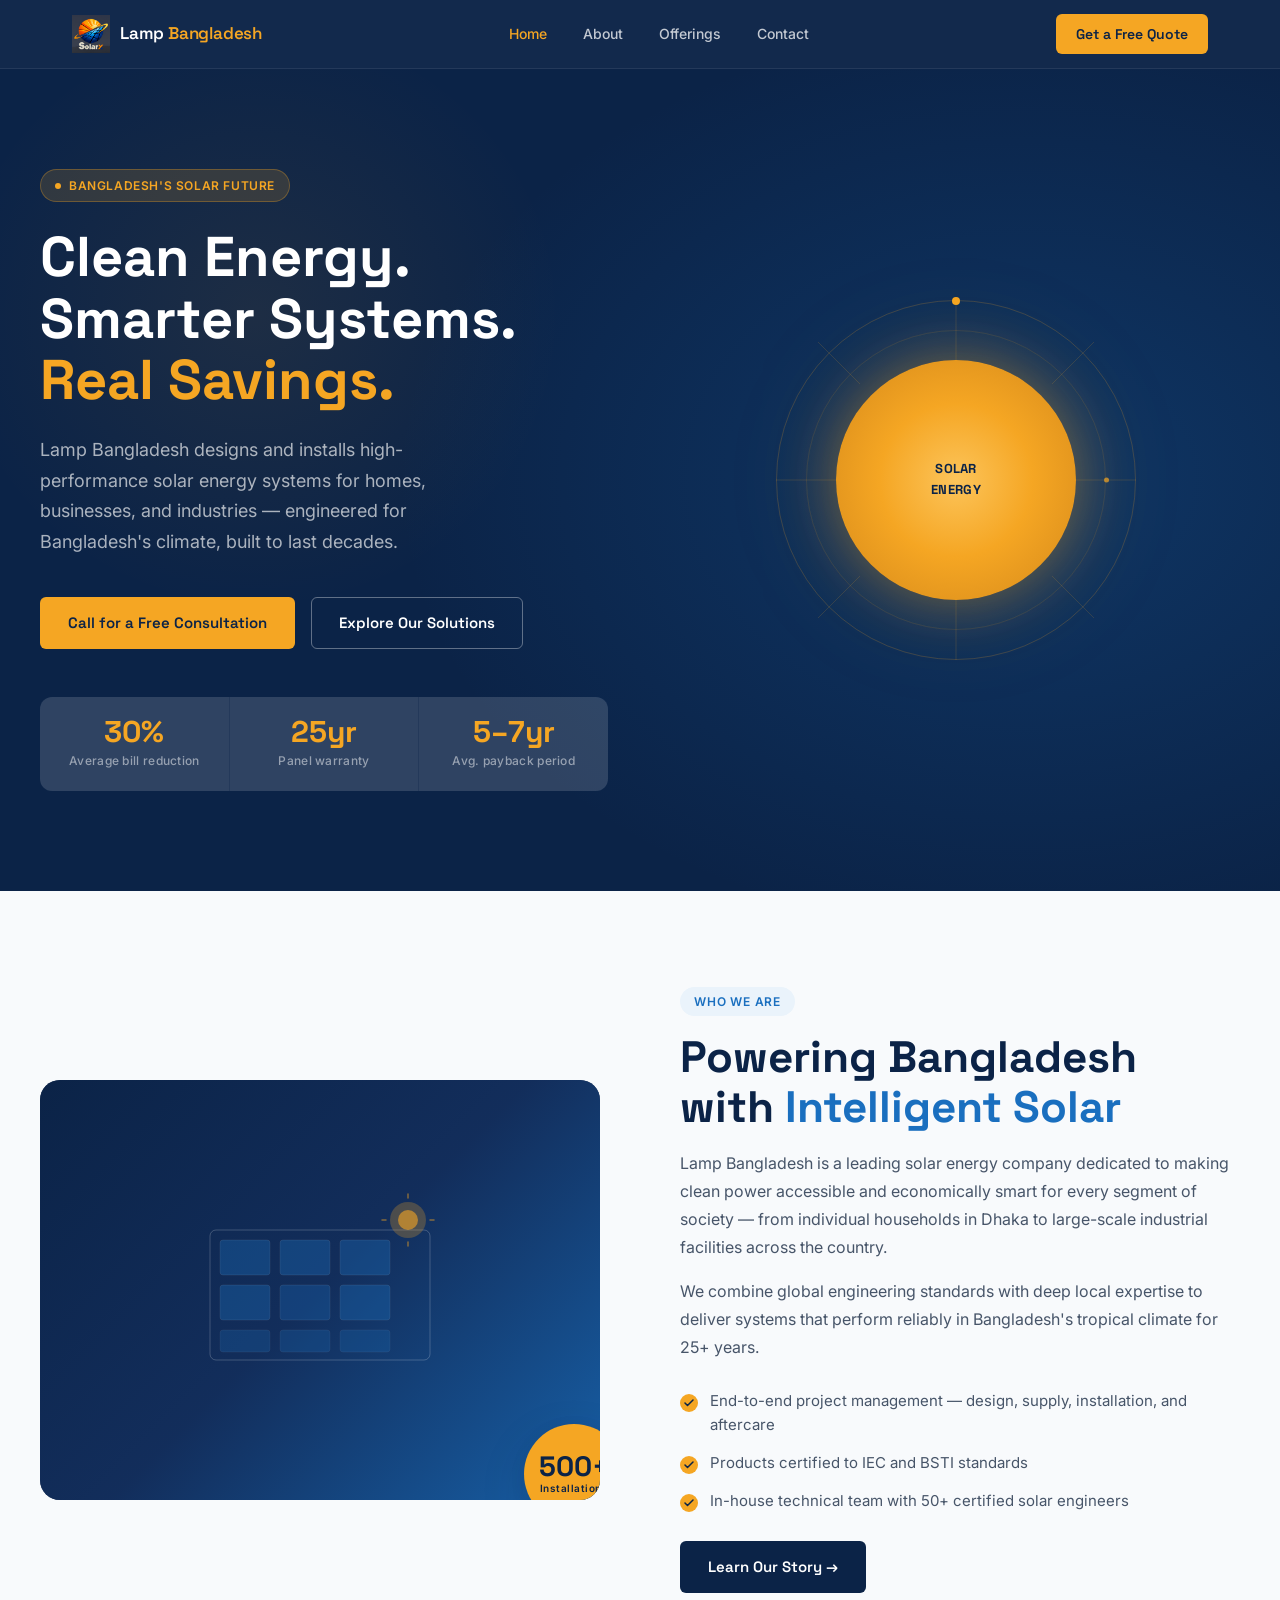
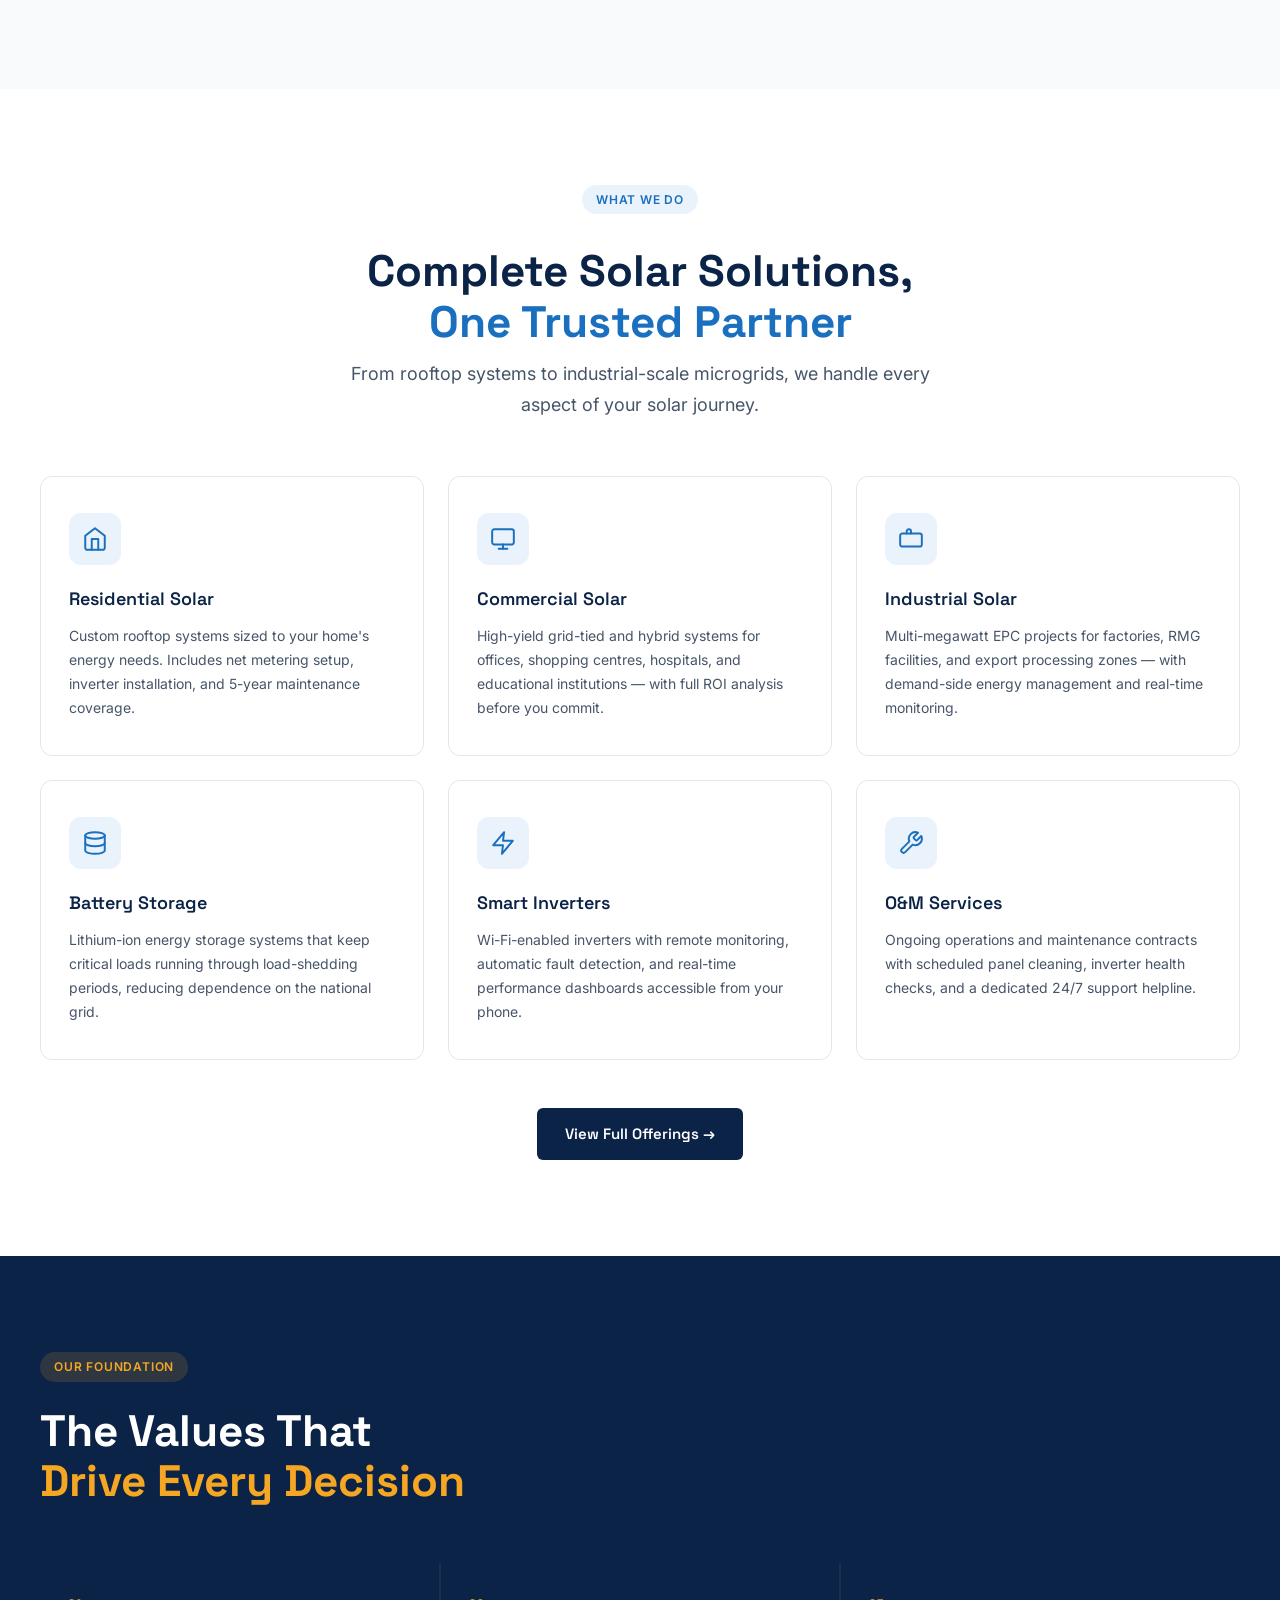
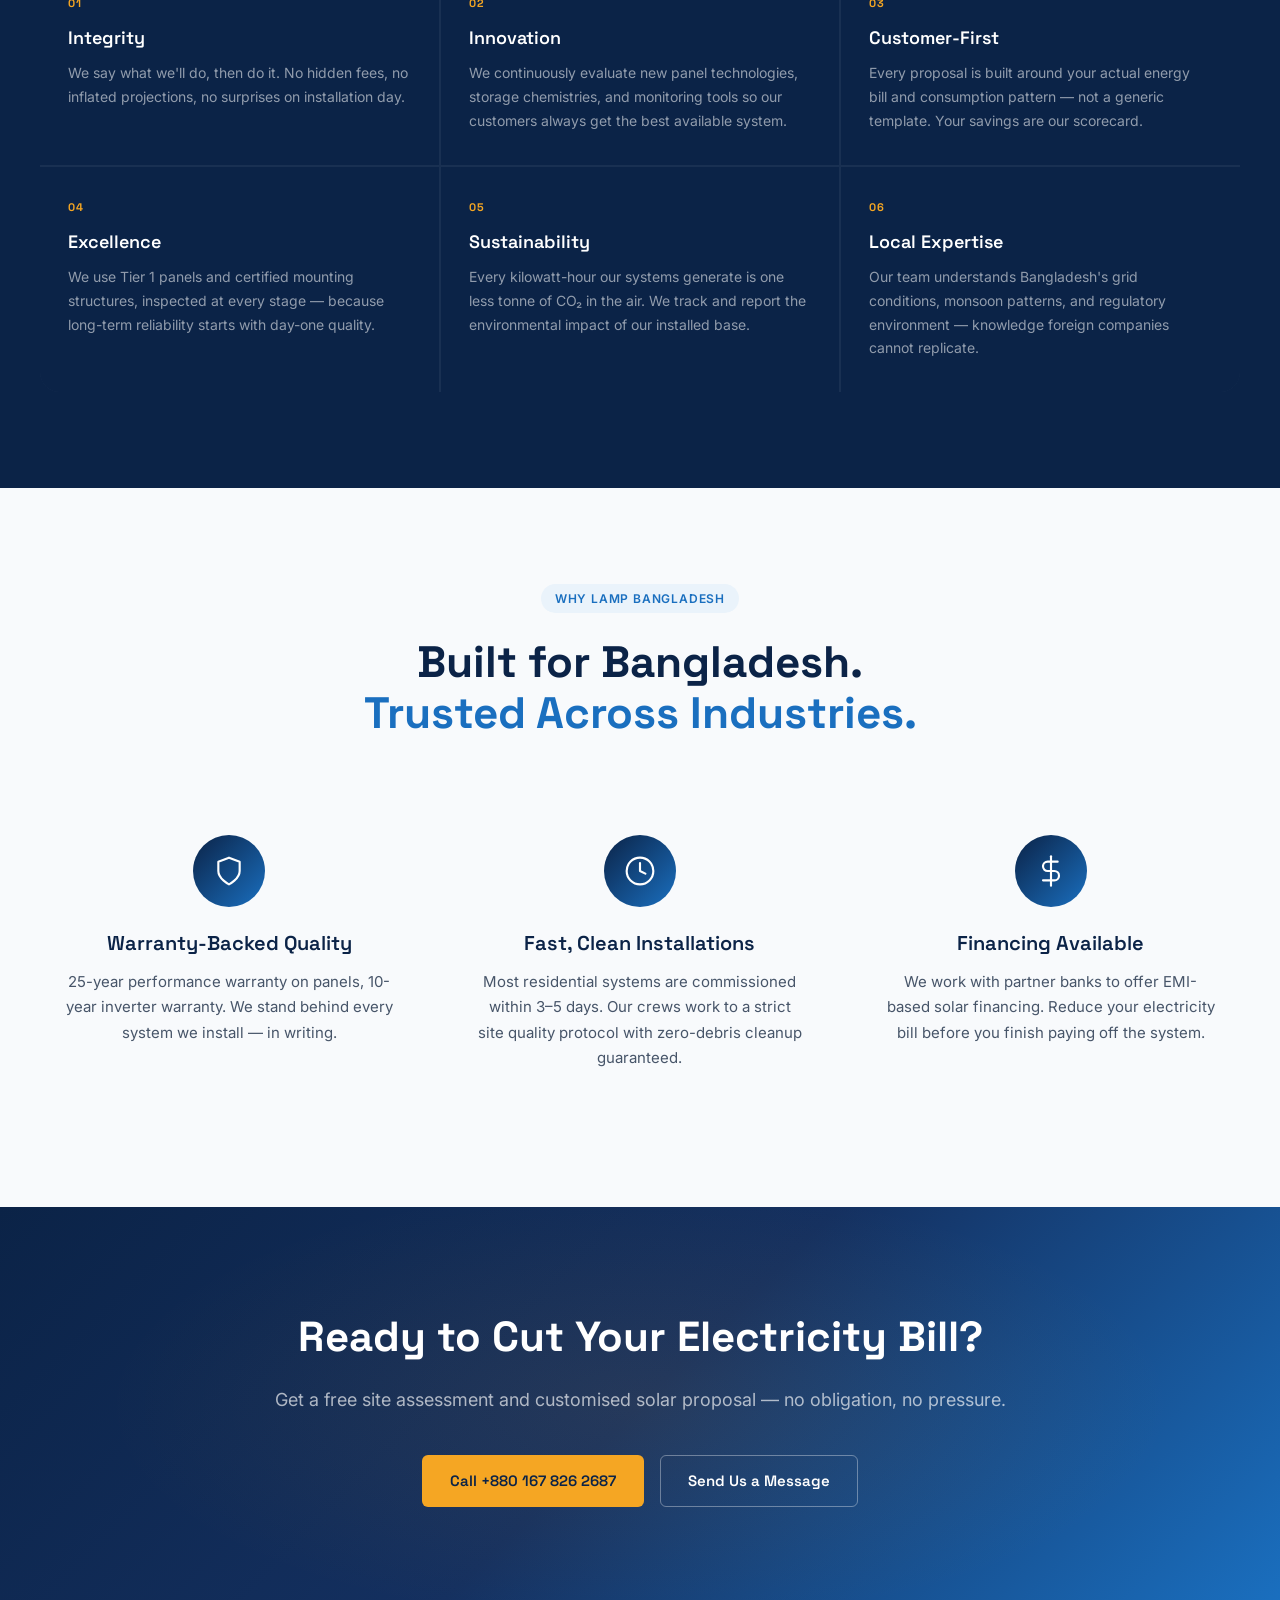
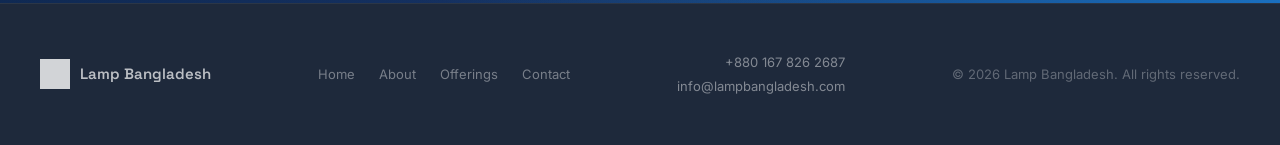
<file: index.html>
<!DOCTYPE html>
<html lang="en">
<head>
<meta charset="UTF-8"/>
<meta name="viewport" content="width=device-width, initial-scale=1.0"/>
<title>Lamp Bangladesh — Solar Energy Solutions</title>
<meta name="description" content="Lamp Bangladesh designs and installs high-performance solar energy systems for homes, businesses, and industries across Bangladesh."/>
<link rel="icon" type="image/png" href="assets/images/logo.png"/>
<link rel="preconnect" href="https://fonts.googleapis.com"/>
<link href="https://fonts.googleapis.com/css2?family=Space+Grotesk:wght@400;500;600;700&family=Inter:wght@400;500;600&display=swap" rel="stylesheet"/>
<link rel="stylesheet" href="assets/css/style.css"/>
</head>
<body>

<!-- NAV -->
<nav>
  <div class="nav-inner">
    <a class="nav-logo" href="index.html">
      <img class="logo-img" src="assets/images/logo.png" alt="Lamp Bangladesh"
           onerror="this.style.display='none';this.nextElementSibling.style.display='flex'"/>
      <div class="logo-mark" style="display:none">L</div>
      <div class="logo-text">Lamp <span>Bangladesh</span></div>
    </a>
    <div class="nav-links">
      <a href="index.html">Home</a>
      <a href="about.html">About</a>
      <a href="offerings.html">Offerings</a>
      <a href="contact.html">Contact</a>
    </div>
    <a class="nav-cta" href="contact.html">Get a Free Quote</a>
    <button class="hamburger" id="ham-btn" aria-label="Open menu">
      <span></span><span></span><span></span>
    </button>
  </div>
</nav>
<div class="mobile-menu" id="mobile-menu">
  <a href="index.html">Home</a>
  <a href="about.html">About</a>
  <a href="offerings.html">Offerings</a>
  <a href="contact.html">Contact</a>
  <a class="mobile-cta" href="contact.html">Get a Free Quote</a>
</div>

<!-- HERO -->
<section class="hero">
  <div class="hero-grid">
    <div class="hero-content">
      <div class="hero-tag">Bangladesh's Solar Future</div>
      <h1 class="hero-headline">
        Clean Energy.<br/>Smarter Systems.<br/><em>Real Savings.</em>
      </h1>
      <p class="hero-sub">Lamp Bangladesh designs and installs high-performance solar energy systems for homes, businesses, and industries — engineered for Bangladesh's climate, built to last decades.</p>
      <div class="hero-actions">
        <a class="btn-primary" href="tel:+8801678262687">Call for a Free Consultation</a>
        <a class="btn-secondary" href="offerings.html">Explore Our Solutions</a>
      </div>
      <div class="hero-stats">
        <div class="stat-cell">
          <div class="stat-number">30%</div>
          <div class="stat-label">Average bill reduction</div>
        </div>
        <div class="stat-cell">
          <div class="stat-number">25yr</div>
          <div class="stat-label">Panel warranty</div>
        </div>
        <div class="stat-cell">
          <div class="stat-number">5–7yr</div>
          <div class="stat-label">Avg. payback period</div>
        </div>
      </div>
    </div>
    <div class="hero-visual">
      <div class="sun-container">
        <div class="sun-ring"></div>
        <div class="sun-ring-2"></div>
        <div class="sun-core">
          <div class="sun-core-text">SOLAR<br/>ENERGY</div>
        </div>
        <svg style="position:absolute;inset:0;width:100%;height:100%" viewBox="0 0 360 360" fill="none">
          <g opacity="0.15" stroke="#F5A623">
            <line x1="180" y1="0" x2="180" y2="60"/><line x1="180" y1="300" x2="180" y2="360"/>
            <line x1="0" y1="180" x2="60" y2="180"/><line x1="300" y1="180" x2="360" y2="180"/>
            <line x1="42" y1="42" x2="84" y2="84"/><line x1="276" y1="276" x2="318" y2="318"/>
            <line x1="318" y1="42" x2="276" y2="84"/><line x1="84" y1="276" x2="42" y2="318"/>
          </g>
        </svg>
      </div>
    </div>
  </div>
</section>

<!-- ABOUT PREVIEW -->
<section class="about-preview">
  <div class="container">
    <div class="about-grid">
      <div class="about-img-wrap">
        <div class="about-img-bg"></div>
        <svg class="about-svg" width="260" height="200" viewBox="0 0 260 200" fill="none">
          <rect x="20" y="40" width="220" height="130" rx="6" fill="none" stroke="rgba(255,255,255,0.2)" stroke-width="1"/>
          <rect x="30" y="50" width="50" height="35" rx="3" fill="rgba(26,111,191,0.35)" stroke="rgba(255,255,255,0.15)" stroke-width="0.5"/>
          <rect x="90" y="50" width="50" height="35" rx="3" fill="rgba(26,111,191,0.35)" stroke="rgba(255,255,255,0.15)" stroke-width="0.5"/>
          <rect x="150" y="50" width="50" height="35" rx="3" fill="rgba(26,111,191,0.35)" stroke="rgba(255,255,255,0.15)" stroke-width="0.5"/>
          <rect x="30" y="95" width="50" height="35" rx="3" fill="rgba(26,111,191,0.35)" stroke="rgba(255,255,255,0.15)" stroke-width="0.5"/>
          <rect x="90" y="95" width="50" height="35" rx="3" fill="rgba(26,111,191,0.3)" stroke="rgba(255,255,255,0.15)" stroke-width="0.5"/>
          <rect x="150" y="95" width="50" height="35" rx="3" fill="rgba(26,111,191,0.35)" stroke="rgba(255,255,255,0.15)" stroke-width="0.5"/>
          <rect x="30" y="140" width="50" height="22" rx="3" fill="rgba(26,111,191,0.25)" stroke="rgba(255,255,255,0.1)" stroke-width="0.5"/>
          <rect x="90" y="140" width="50" height="22" rx="3" fill="rgba(26,111,191,0.25)" stroke="rgba(255,255,255,0.1)" stroke-width="0.5"/>
          <rect x="150" y="140" width="50" height="22" rx="3" fill="rgba(26,111,191,0.25)" stroke="rgba(255,255,255,0.1)" stroke-width="0.5"/>
          <circle cx="218" cy="30" r="18" fill="rgba(245,166,35,0.25)"/>
          <circle cx="218" cy="30" r="10" fill="rgba(245,166,35,0.6)"/>
          <line x1="218" y1="8" x2="218" y2="4" stroke="rgba(245,166,35,0.5)" stroke-width="1.5" stroke-linecap="round"/>
          <line x1="218" y1="52" x2="218" y2="56" stroke="rgba(245,166,35,0.5)" stroke-width="1.5" stroke-linecap="round"/>
          <line x1="196" y1="30" x2="192" y2="30" stroke="rgba(245,166,35,0.5)" stroke-width="1.5" stroke-linecap="round"/>
          <line x1="240" y1="30" x2="244" y2="30" stroke="rgba(245,166,35,0.5)" stroke-width="1.5" stroke-linecap="round"/>
        </svg>
        <div class="about-badge">
          <div class="about-badge-num">500+</div>
          <div class="about-badge-txt">Installations</div>
        </div>
      </div>
      <div>
        <div class="section-eyebrow">Who We Are</div>
        <h2 class="section-title">Powering Bangladesh with <span>Intelligent Solar</span></h2>
        <p style="font-size:16px;line-height:1.75;color:var(--gray-600);margin-bottom:16px">Lamp Bangladesh is a leading solar energy company dedicated to making clean power accessible and economically smart for every segment of society — from individual households in Dhaka to large-scale industrial facilities across the country.</p>
        <p style="font-size:16px;line-height:1.75;color:var(--gray-600)">We combine global engineering standards with deep local expertise to deliver systems that perform reliably in Bangladesh's tropical climate for 25+ years.</p>
        <ul class="about-list">
          <li>End-to-end project management — design, supply, installation, and aftercare</li>
          <li>Products certified to IEC and BSTI standards</li>
          <li>In-house technical team with 50+ certified solar engineers</li>
        </ul>
        <a class="btn-primary-navy" href="about.html">Learn Our Story →</a>
      </div>
    </div>
  </div>
</section>

<!-- SERVICES PREVIEW -->
<section style="padding:96px 32px;">
  <div class="container">
    <div style="text-align:center;margin-bottom:16px">
      <div class="section-eyebrow">What We Do</div>
    </div>
    <h2 class="section-title" style="text-align:center;margin:0 auto 12px">Complete Solar Solutions,<br/><span>One Trusted Partner</span></h2>
    <p class="section-subtitle" style="text-align:center;margin:0 auto">From rooftop systems to industrial-scale microgrids, we handle every aspect of your solar journey.</p>
    <div class="services-grid">
      <div class="service-card">
        <div class="service-icon"><svg viewBox="0 0 24 24"><path d="M3 9l9-7 9 7v11a2 2 0 0 1-2 2H5a2 2 0 0 1-2-2z"/><polyline points="9,22 9,12 15,12 15,22"/></svg></div>
        <h3>Residential Solar</h3>
        <p>Custom rooftop systems sized to your home's energy needs. Includes net metering setup, inverter installation, and 5-year maintenance coverage.</p>
      </div>
      <div class="service-card">
        <div class="service-icon"><svg viewBox="0 0 24 24"><rect x="2" y="3" width="20" height="14" rx="2"/><line x1="8" y1="21" x2="16" y2="21"/><line x1="12" y1="17" x2="12" y2="21"/></svg></div>
        <h3>Commercial Solar</h3>
        <p>High-yield grid-tied and hybrid systems for offices, shopping centres, hospitals, and educational institutions — with full ROI analysis before you commit.</p>
      </div>
      <div class="service-card">
        <div class="service-icon"><svg viewBox="0 0 24 24"><rect x="2" y="7" width="20" height="12" rx="2"/><path d="M8 7V5a2 2 0 0 1 4 0v2"/></svg></div>
        <h3>Industrial Solar</h3>
        <p>Multi-megawatt EPC projects for factories, RMG facilities, and export processing zones — with demand-side energy management and real-time monitoring.</p>
      </div>
      <div class="service-card">
        <div class="service-icon"><svg viewBox="0 0 24 24"><ellipse cx="12" cy="5" rx="9" ry="3"/><path d="M21 12c0 1.66-4 3-9 3s-9-1.34-9-3"/><path d="M3 5v14c0 1.66 4 3 9 3s9-1.34 9-3V5"/></svg></div>
        <h3>Battery Storage</h3>
        <p>Lithium-ion energy storage systems that keep critical loads running through load-shedding periods, reducing dependence on the national grid.</p>
      </div>
      <div class="service-card">
        <div class="service-icon"><svg viewBox="0 0 24 24"><path d="M13 2L3 14h9l-1 8 10-12h-9l1-8z"/></svg></div>
        <h3>Smart Inverters</h3>
        <p>Wi-Fi-enabled inverters with remote monitoring, automatic fault detection, and real-time performance dashboards accessible from your phone.</p>
      </div>
      <div class="service-card">
        <div class="service-icon"><svg viewBox="0 0 24 24"><path d="M14.7 6.3a1 1 0 0 0 0 1.4l1.6 1.6a1 1 0 0 0 1.4 0l3.77-3.77a6 6 0 0 1-7.94 7.94l-6.91 6.91a2.12 2.12 0 0 1-3-3l6.91-6.91a6 6 0 0 1 7.94-7.94l-3.76 3.76z"/></svg></div>
        <h3>O&amp;M Services</h3>
        <p>Ongoing operations and maintenance contracts with scheduled panel cleaning, inverter health checks, and a dedicated 24/7 support helpline.</p>
      </div>
    </div>
    <div style="text-align:center;margin-top:48px">
      <a class="btn-primary-navy" href="offerings.html">View Full Offerings →</a>
    </div>
  </div>
</section>

<!-- VALUES -->
<section class="values-section">
  <div class="container">
    <div class="section-eyebrow" style="background:rgba(245,166,35,.15);color:var(--gold)">Our Foundation</div>
    <h2 class="section-title" style="color:#fff;margin-top:8px">The Values That<br/><span style="color:var(--gold)">Drive Every Decision</span></h2>
    <div class="values-grid">
      <div class="value-cell"><div class="value-num">01</div><h3>Integrity</h3><p>We say what we'll do, then do it. No hidden fees, no inflated projections, no surprises on installation day.</p></div>
      <div class="value-cell"><div class="value-num">02</div><h3>Innovation</h3><p>We continuously evaluate new panel technologies, storage chemistries, and monitoring tools so our customers always get the best available system.</p></div>
      <div class="value-cell"><div class="value-num">03</div><h3>Customer-First</h3><p>Every proposal is built around your actual energy bill and consumption pattern — not a generic template. Your savings are our scorecard.</p></div>
      <div class="value-cell"><div class="value-num">04</div><h3>Excellence</h3><p>We use Tier 1 panels and certified mounting structures, inspected at every stage — because long-term reliability starts with day-one quality.</p></div>
      <div class="value-cell"><div class="value-num">05</div><h3>Sustainability</h3><p>Every kilowatt-hour our systems generate is one less tonne of CO₂ in the air. We track and report the environmental impact of our installed base.</p></div>
      <div class="value-cell"><div class="value-num">06</div><h3>Local Expertise</h3><p>Our team understands Bangladesh's grid conditions, monsoon patterns, and regulatory environment — knowledge foreign companies cannot replicate.</p></div>
    </div>
  </div>
</section>

<!-- WHY US -->
<section style="padding:96px 32px;background:var(--gray-50)">
  <div class="container">
    <div style="text-align:center">
      <div class="section-eyebrow">Why Lamp Bangladesh</div>
      <h2 class="section-title" style="text-align:center;margin:8px auto 0">Built for Bangladesh.<br/><span>Trusted Across Industries.</span></h2>
    </div>
    <div class="why-grid">
      <div class="why-card">
        <div class="why-icon-wrap"><svg viewBox="0 0 24 24"><path d="M12 22s8-4 8-10V5l-8-3-8 3v7c0 6 8 10 8 10z"/></svg></div>
        <h3>Warranty-Backed Quality</h3>
        <p>25-year performance warranty on panels, 10-year inverter warranty. We stand behind every system we install — in writing.</p>
      </div>
      <div class="why-card">
        <div class="why-icon-wrap"><svg viewBox="0 0 24 24"><circle cx="12" cy="12" r="10"/><polyline points="12 6 12 12 16 14"/></svg></div>
        <h3>Fast, Clean Installations</h3>
        <p>Most residential systems are commissioned within 3–5 days. Our crews work to a strict site quality protocol with zero-debris cleanup guaranteed.</p>
      </div>
      <div class="why-card">
        <div class="why-icon-wrap"><svg viewBox="0 0 24 24"><line x1="12" y1="1" x2="12" y2="23"/><path d="M17 5H9.5a3.5 3.5 0 0 0 0 7h5a3.5 3.5 0 0 1 0 7H6"/></svg></div>
        <h3>Financing Available</h3>
        <p>We work with partner banks to offer EMI-based solar financing. Reduce your electricity bill before you finish paying off the system.</p>
      </div>
    </div>
  </div>
</section>

<!-- CTA BANNER -->
<div class="cta-banner">
  <h2>Ready to Cut Your Electricity Bill?</h2>
  <p>Get a free site assessment and customised solar proposal — no obligation, no pressure.</p>
  <div class="cta-actions">
    <a class="btn-primary" href="tel:+8801678262687">Call +880 167 826 2687</a>
    <a class="btn-secondary" href="contact.html">Send Us a Message</a>
  </div>
</div>

<!-- FOOTER -->
<footer>
  <div class="footer-inner">
    <div class="footer-logo">
      <img class="logo-img" src="assets/images/logo.png" alt="Lamp Bangladesh"
           onerror="this.style.display='none';this.nextElementSibling.style.display='flex'"/>
      <div class="mark" style="display:none">L</div>
      <span>Lamp Bangladesh</span>
    </div>
    <div class="footer-links">
      <a href="index.html">Home</a>
      <a href="about.html">About</a>
      <a href="offerings.html">Offerings</a>
      <a href="contact.html">Contact</a>
    </div>
    <div class="footer-contact">
      <a href="tel:+8801678262687">+880 167 826 2687</a>
      <a href="mailto:info@lampbangladesh.com">info@lampbangladesh.com</a>
    </div>
    <div class="footer-copy">© 2026 Lamp Bangladesh. All rights reserved.</div>
  </div>
</footer>

<script src="assets/js/main.js"></script>
</body>
</html>
</file>
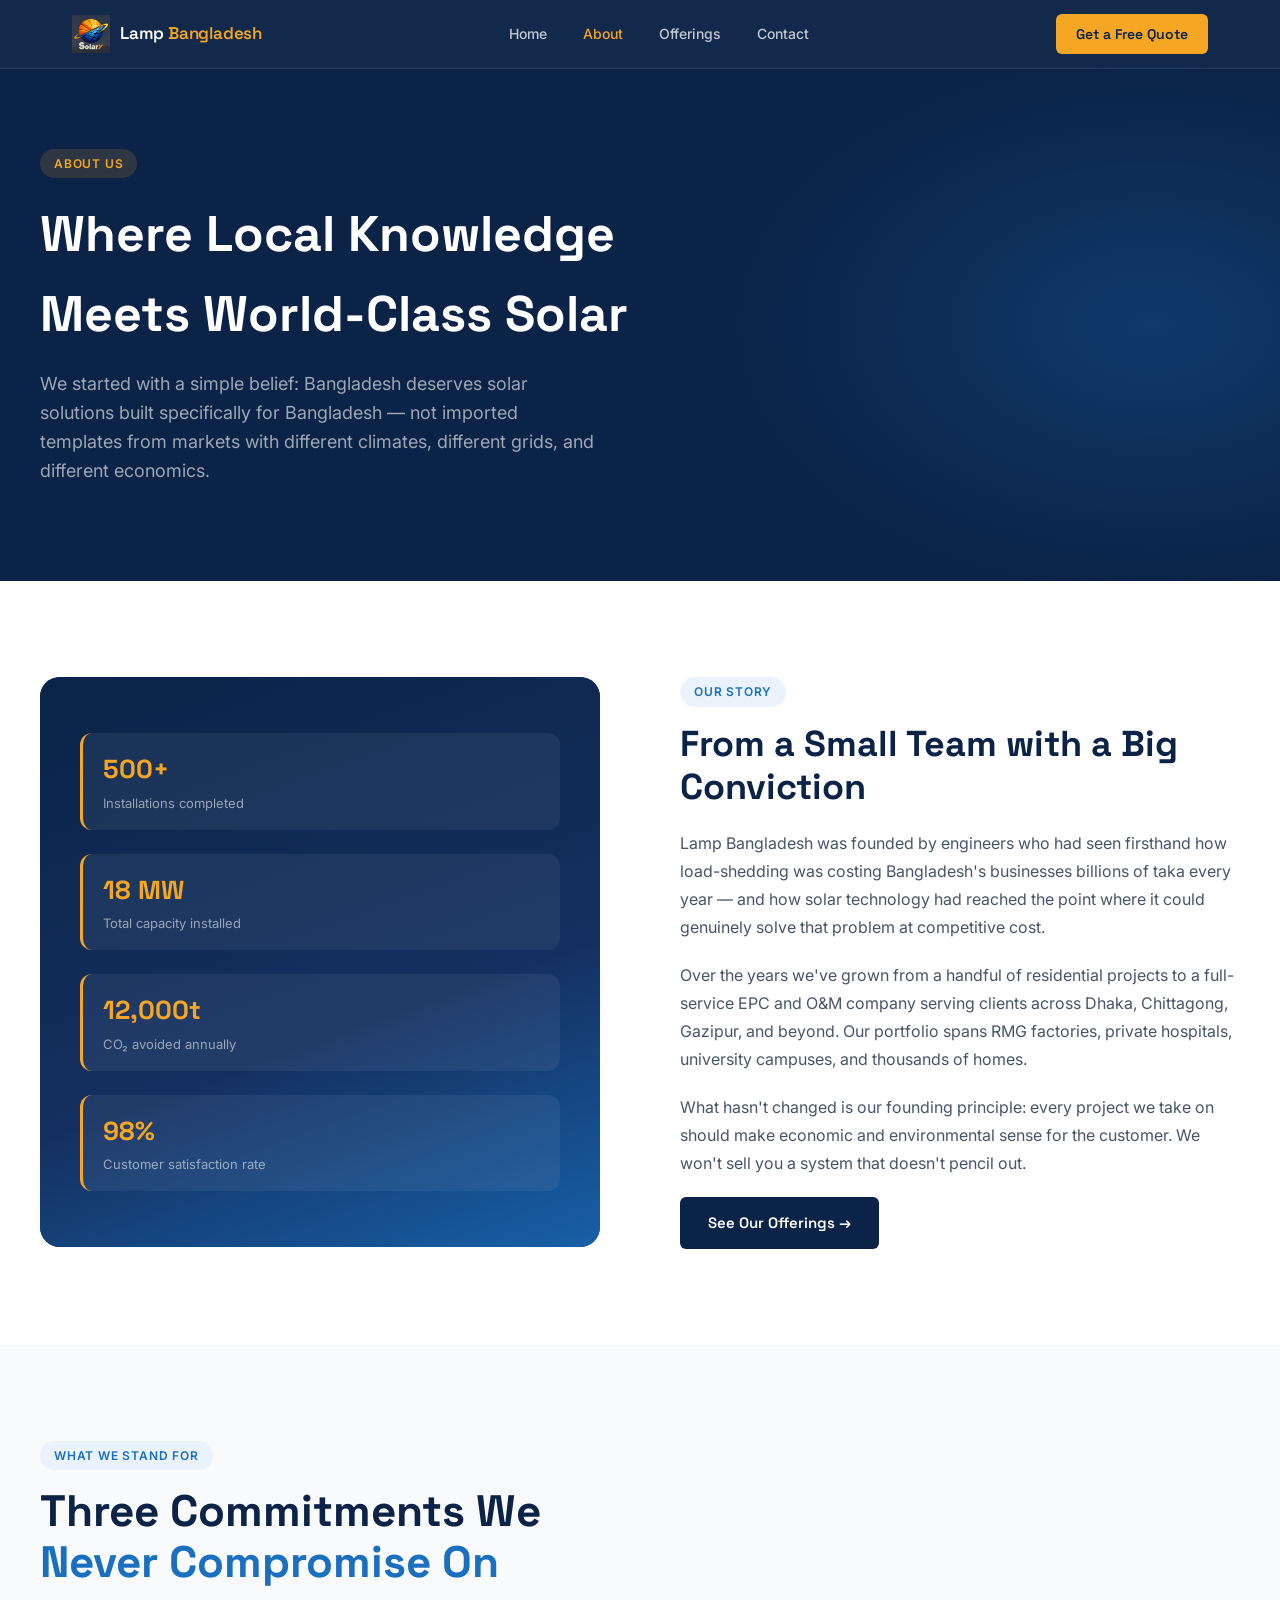
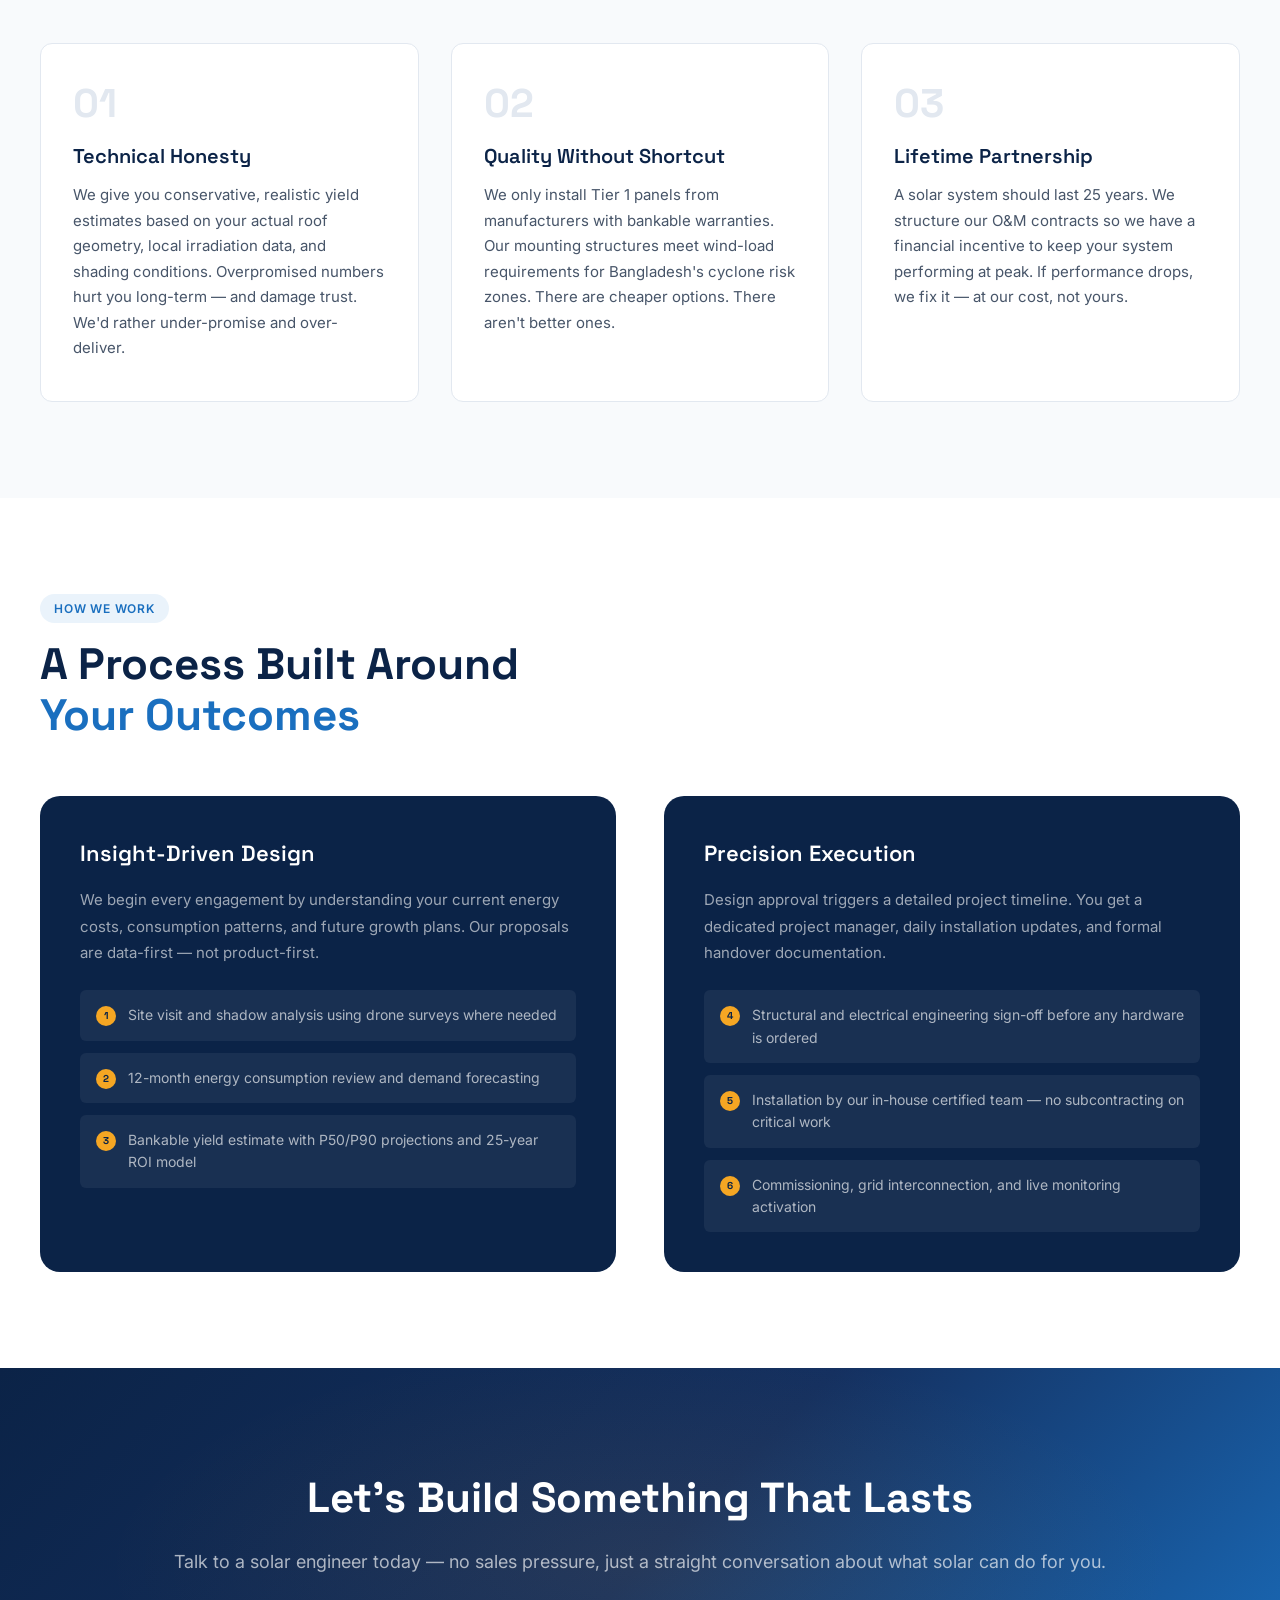
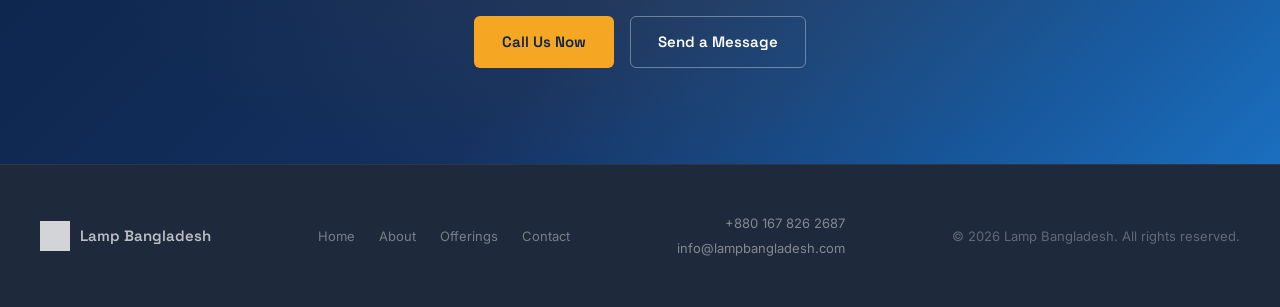
<file: about.html>
<!DOCTYPE html>
<html lang="en">
<head>
<meta charset="UTF-8"/>
<meta name="viewport" content="width=device-width, initial-scale=1.0"/>
<title>About — Lamp Bangladesh</title>
<meta name="description" content="Learn how Lamp Bangladesh grew from a small team into a trusted solar EPC and O&M company serving homes and industries across Bangladesh."/>
<link rel="icon" type="image/png" href="assets/images/logo.png"/>
<link rel="preconnect" href="https://fonts.googleapis.com"/>
<link href="https://fonts.googleapis.com/css2?family=Space+Grotesk:wght@400;500;600;700&family=Inter:wght@400;500;600&display=swap" rel="stylesheet"/>
<link rel="stylesheet" href="assets/css/style.css"/>
</head>
<body>

<!-- NAV -->
<nav>
  <div class="nav-inner">
    <a class="nav-logo" href="index.html">
      <img class="logo-img" src="assets/images/logo.png" alt="Lamp Bangladesh"
           onerror="this.style.display='none';this.nextElementSibling.style.display='flex'"/>
      <div class="logo-mark" style="display:none">L</div>
      <div class="logo-text">Lamp <span>Bangladesh</span></div>
    </a>
    <div class="nav-links">
      <a href="index.html">Home</a>
      <a href="about.html">About</a>
      <a href="offerings.html">Offerings</a>
      <a href="contact.html">Contact</a>
    </div>
    <a class="nav-cta" href="contact.html">Get a Free Quote</a>
    <button class="hamburger" id="ham-btn" aria-label="Open menu">
      <span></span><span></span><span></span>
    </button>
  </div>
</nav>
<div class="mobile-menu" id="mobile-menu">
  <a href="index.html">Home</a>
  <a href="about.html">About</a>
  <a href="offerings.html">Offerings</a>
  <a href="contact.html">Contact</a>
  <a class="mobile-cta" href="contact.html">Get a Free Quote</a>
</div>

<!-- PAGE HERO -->
<section class="page-hero">
  <div class="page-hero-inner">
    <div class="section-eyebrow" style="background:rgba(245,166,35,.15);color:var(--gold)">About Us</div>
    <h1>Where Local Knowledge<br/>Meets World-Class Solar</h1>
    <p>We started with a simple belief: Bangladesh deserves solar solutions built specifically for Bangladesh — not imported templates from markets with different climates, different grids, and different economics.</p>
  </div>
</section>

<!-- STORY -->
<section class="story-section">
  <div class="container">
    <div class="story-grid">
      <div class="story-img-block">
        <div class="story-img-inner">
          <div class="metric-row">
            <div><div class="metric-val">500+</div><div class="metric-label">Installations completed</div></div>
          </div>
          <div class="metric-row">
            <div><div class="metric-val">18 MW</div><div class="metric-label">Total capacity installed</div></div>
          </div>
          <div class="metric-row">
            <div><div class="metric-val">12,000t</div><div class="metric-label">CO₂ avoided annually</div></div>
          </div>
          <div class="metric-row">
            <div><div class="metric-val">98%</div><div class="metric-label">Customer satisfaction rate</div></div>
          </div>
        </div>
      </div>
      <div class="story-text">
        <div class="section-eyebrow">Our Story</div>
        <h2>From a Small Team with a Big Conviction</h2>
        <p>Lamp Bangladesh was founded by engineers who had seen firsthand how load-shedding was costing Bangladesh's businesses billions of taka every year — and how solar technology had reached the point where it could genuinely solve that problem at competitive cost.</p>
        <p>Over the years we've grown from a handful of residential projects to a full-service EPC and O&M company serving clients across Dhaka, Chittagong, Gazipur, and beyond. Our portfolio spans RMG factories, private hospitals, university campuses, and thousands of homes.</p>
        <p>What hasn't changed is our founding principle: every project we take on should make economic and environmental sense for the customer. We won't sell you a system that doesn't pencil out.</p>
        <a class="btn-primary-navy" href="offerings.html">See Our Offerings →</a>
      </div>
    </div>
  </div>
</section>

<!-- MISSION -->
<section class="mission-section">
  <div class="container">
    <div class="section-eyebrow">What We Stand For</div>
    <h2 class="section-title">Three Commitments We<br/><span>Never Compromise On</span></h2>
    <div class="mission-grid">
      <div class="mission-card">
        <div class="mission-num">01</div>
        <h3>Technical Honesty</h3>
        <p>We give you conservative, realistic yield estimates based on your actual roof geometry, local irradiation data, and shading conditions. Overpromised numbers hurt you long-term — and damage trust. We'd rather under-promise and over-deliver.</p>
      </div>
      <div class="mission-card">
        <div class="mission-num">02</div>
        <h3>Quality Without Shortcut</h3>
        <p>We only install Tier 1 panels from manufacturers with bankable warranties. Our mounting structures meet wind-load requirements for Bangladesh's cyclone risk zones. There are cheaper options. There aren't better ones.</p>
      </div>
      <div class="mission-card">
        <div class="mission-num">03</div>
        <h3>Lifetime Partnership</h3>
        <p>A solar system should last 25 years. We structure our O&amp;M contracts so we have a financial incentive to keep your system performing at peak. If performance drops, we fix it — at our cost, not yours.</p>
      </div>
    </div>
  </div>
</section>

<!-- APPROACH -->
<section class="approach-section">
  <div class="container">
    <div class="section-eyebrow">How We Work</div>
    <h2 class="section-title">A Process Built Around<br/><span>Your Outcomes</span></h2>
    <div class="approach-grid">
      <div class="approach-card">
        <h3>Insight-Driven Design</h3>
        <p>We begin every engagement by understanding your current energy costs, consumption patterns, and future growth plans. Our proposals are data-first — not product-first.</p>
        <div class="approach-steps">
          <div class="step-item"><div class="step-dot">1</div><p>Site visit and shadow analysis using drone surveys where needed</p></div>
          <div class="step-item"><div class="step-dot">2</div><p>12-month energy consumption review and demand forecasting</p></div>
          <div class="step-item"><div class="step-dot">3</div><p>Bankable yield estimate with P50/P90 projections and 25-year ROI model</p></div>
        </div>
      </div>
      <div class="approach-card">
        <h3>Precision Execution</h3>
        <p>Design approval triggers a detailed project timeline. You get a dedicated project manager, daily installation updates, and formal handover documentation.</p>
        <div class="approach-steps">
          <div class="step-item"><div class="step-dot">4</div><p>Structural and electrical engineering sign-off before any hardware is ordered</p></div>
          <div class="step-item"><div class="step-dot">5</div><p>Installation by our in-house certified team — no subcontracting on critical work</p></div>
          <div class="step-item"><div class="step-dot">6</div><p>Commissioning, grid interconnection, and live monitoring activation</p></div>
        </div>
      </div>
    </div>
  </div>
</section>

<!-- CTA BANNER -->
<div class="cta-banner">
  <h2>Let's Build Something That Lasts</h2>
  <p>Talk to a solar engineer today — no sales pressure, just a straight conversation about what solar can do for you.</p>
  <div class="cta-actions">
    <a class="btn-primary" href="tel:+8801678262687">Call Us Now</a>
    <a class="btn-secondary" href="contact.html">Send a Message</a>
  </div>
</div>

<!-- FOOTER -->
<footer>
  <div class="footer-inner">
    <div class="footer-logo">
      <img class="logo-img" src="assets/images/logo.png" alt="Lamp Bangladesh"
           onerror="this.style.display='none';this.nextElementSibling.style.display='flex'"/>
      <div class="mark" style="display:none">L</div>
      <span>Lamp Bangladesh</span>
    </div>
    <div class="footer-links">
      <a href="index.html">Home</a>
      <a href="about.html">About</a>
      <a href="offerings.html">Offerings</a>
      <a href="contact.html">Contact</a>
    </div>
    <div class="footer-contact">
      <a href="tel:+8801678262687">+880 167 826 2687</a>
      <a href="mailto:info@lampbangladesh.com">info@lampbangladesh.com</a>
    </div>
    <div class="footer-copy">© 2026 Lamp Bangladesh. All rights reserved.</div>
  </div>
</footer>

<script src="assets/js/main.js"></script>
</body>
</html>
</file>
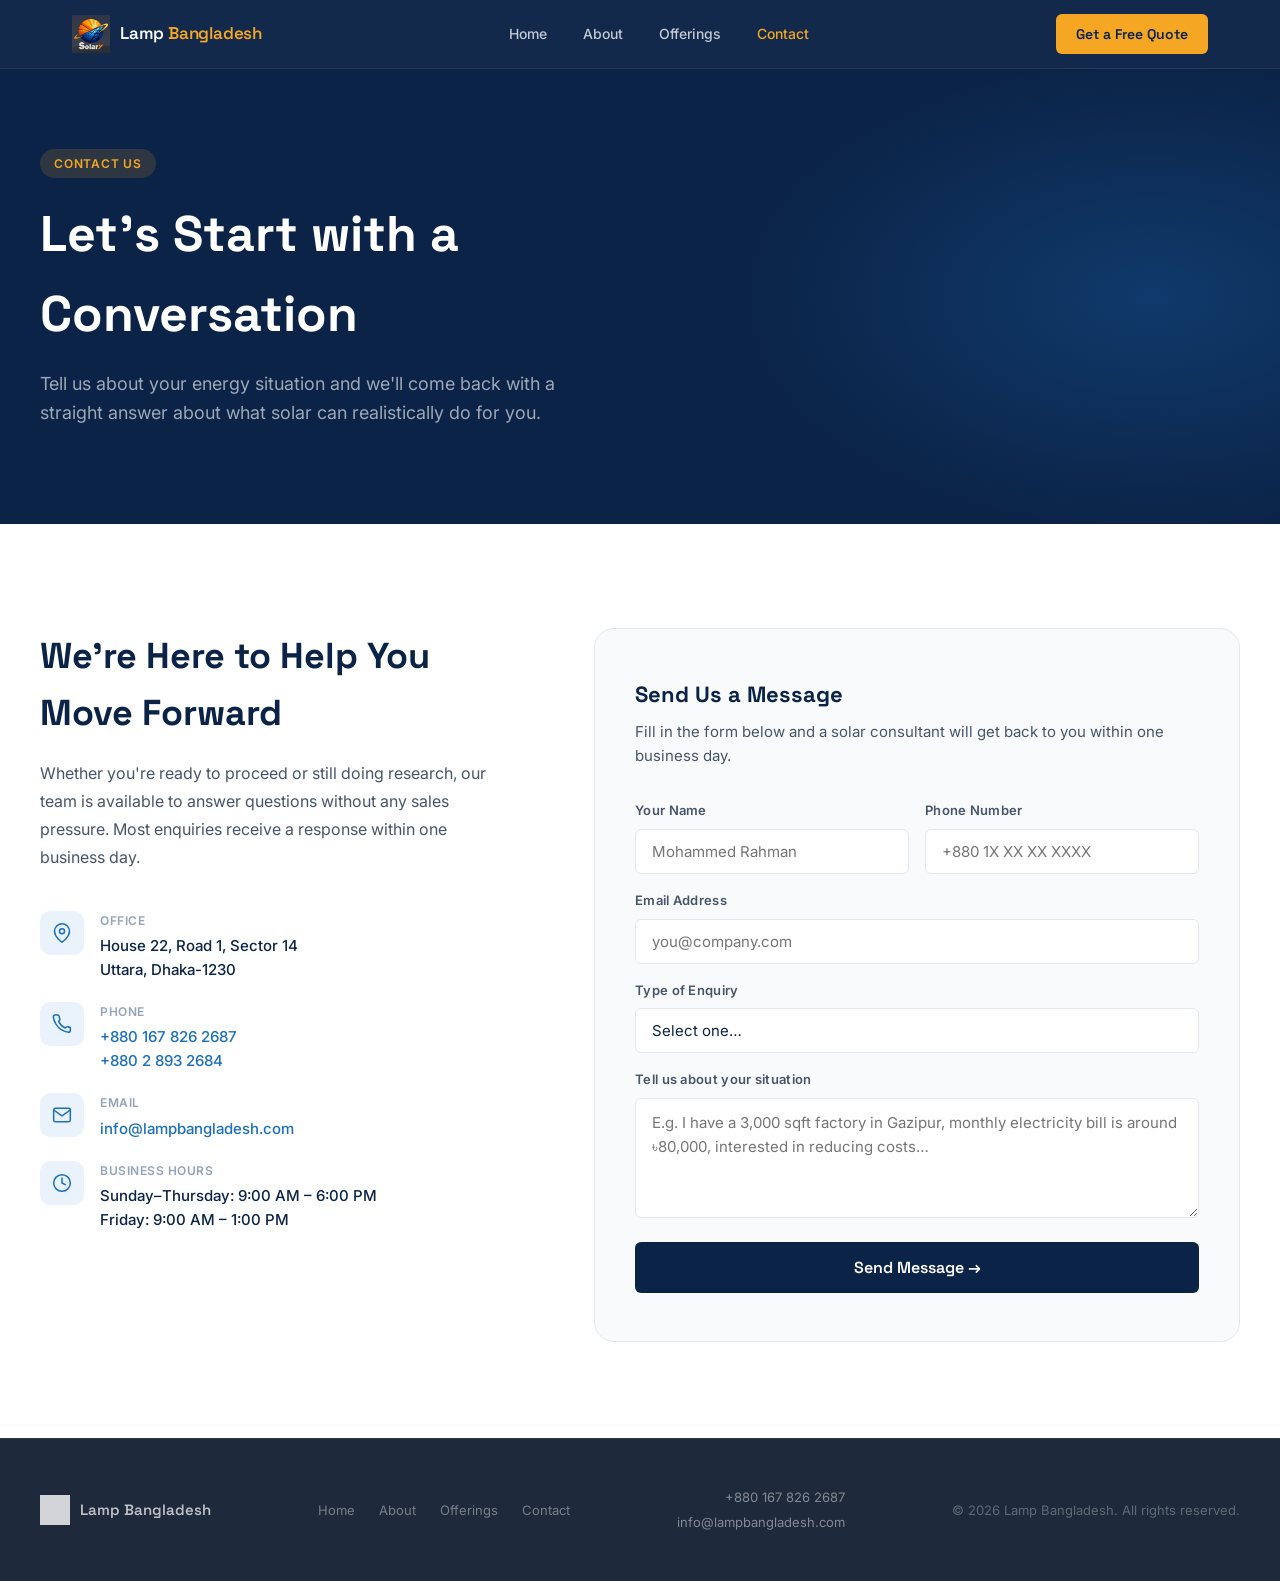
<file: contact.html>
<!DOCTYPE html>
<html lang="en">
<head>
<meta charset="UTF-8"/>
<meta name="viewport" content="width=device-width, initial-scale=1.0"/>
<title>Contact — Lamp Bangladesh</title>
<meta name="description" content="Contact Lamp Bangladesh for a free solar consultation. Office in Uttara, Dhaka."/>
<link rel="icon" type="image/png" href="assets/images/logo.png"/>
<link rel="preconnect" href="https://fonts.googleapis.com"/>
<link href="https://fonts.googleapis.com/css2?family=Space+Grotesk:wght@400;500;600;700&family=Inter:wght@400;500;600&display=swap" rel="stylesheet"/>
<link rel="stylesheet" href="assets/css/style.css"/>
</head>
<body>

<!-- NAV -->
<nav>
  <div class="nav-inner">
    <a class="nav-logo" href="index.html">
      <img class="logo-img" src="assets/images/logo.png" alt="Lamp Bangladesh"
           onerror="this.style.display='none';this.nextElementSibling.style.display='flex'"/>
      <div class="logo-mark" style="display:none">L</div>
      <div class="logo-text">Lamp <span>Bangladesh</span></div>
    </a>
    <div class="nav-links">
      <a href="index.html">Home</a>
      <a href="about.html">About</a>
      <a href="offerings.html">Offerings</a>
      <a href="contact.html">Contact</a>
    </div>
    <a class="nav-cta" href="contact.html">Get a Free Quote</a>
    <button class="hamburger" id="ham-btn" aria-label="Open menu">
      <span></span><span></span><span></span>
    </button>
  </div>
</nav>
<div class="mobile-menu" id="mobile-menu">
  <a href="index.html">Home</a>
  <a href="about.html">About</a>
  <a href="offerings.html">Offerings</a>
  <a href="contact.html">Contact</a>
  <a class="mobile-cta" href="contact.html">Get a Free Quote</a>
</div>

<!-- PAGE HERO -->
<section class="page-hero">
  <div class="page-hero-inner">
    <div class="section-eyebrow" style="background:rgba(245,166,35,.15);color:var(--gold)">Contact Us</div>
    <h1>Let's Start with a<br/>Conversation</h1>
    <p>Tell us about your energy situation and we'll come back with a straight answer about what solar can realistically do for you.</p>
  </div>
</section>

<!-- CONTACT BODY -->
<section style="padding:40px 32px 96px;">
  <div class="container">
    <div class="contact-grid">

      <div class="contact-info">
        <h2>We're Here to Help You Move Forward</h2>
        <p>Whether you're ready to proceed or still doing research, our team is available to answer questions without any sales pressure. Most enquiries receive a response within one business day.</p>
        <div class="contact-details">

          <div class="contact-item">
            <div class="contact-icon">
              <svg viewBox="0 0 24 24"><path d="M21 10c0 7-9 13-9 13s-9-6-9-13a9 9 0 0 1 18 0z"/><circle cx="12" cy="10" r="3"/></svg>
            </div>
            <div class="contact-item-text">
              <div class="label">Office</div>
              <div class="value">House 22, Road 1, Sector 14<br/>Uttara, Dhaka-1230</div>
            </div>
          </div>

          <div class="contact-item">
            <div class="contact-icon">
              <svg viewBox="0 0 24 24"><path d="M22 16.92v3a2 2 0 0 1-2.18 2 19.79 19.79 0 0 1-8.63-3.07A19.5 19.5 0 0 1 4.69 12 19.79 19.79 0 0 1 1.61 3.41 2 2 0 0 1 3.6 1.25h3a2 2 0 0 1 2 1.72 12.84 12.84 0 0 0 .7 2.81 2 2 0 0 1-.45 2.11L7.91 8.81A16 16 0 0 0 16 16.73l1.1-.9a2 2 0 0 1 2.11-.45 12.84 12.84 0 0 0 2.81.7A2 2 0 0 1 22 16.92z"/></svg>
            </div>
            <div class="contact-item-text">
              <div class="label">Phone</div>
              <div class="value">
                <a href="tel:+8801678262687">+880 167 826 2687</a><br/>
                <a href="tel:+88028932684">+880 2 893 2684</a>
              </div>
            </div>
          </div>

          <div class="contact-item">
            <div class="contact-icon">
              <svg viewBox="0 0 24 24"><path d="M4 4h16c1.1 0 2 .9 2 2v12c0 1.1-.9 2-2 2H4c-1.1 0-2-.9-2-2V6c0-1.1.9-2 2-2z"/><polyline points="22,6 12,13 2,6"/></svg>
            </div>
            <div class="contact-item-text">
              <div class="label">Email</div>
              <div class="value"><a href="mailto:info@lampbangladesh.com">info@lampbangladesh.com</a></div>
            </div>
          </div>

          <div class="contact-item">
            <div class="contact-icon">
              <svg viewBox="0 0 24 24"><circle cx="12" cy="12" r="10"/><polyline points="12 6 12 12 16 14"/></svg>
            </div>
            <div class="contact-item-text">
              <div class="label">Business Hours</div>
              <div class="value">Sunday–Thursday: 9:00 AM – 6:00 PM<br/>Friday: 9:00 AM – 1:00 PM</div>
            </div>
          </div>

        </div>
      </div>

      <div class="contact-form">
        <h3>Send Us a Message</h3>
        <p class="form-sub">Fill in the form below and a solar consultant will get back to you within one business day.</p>
        <div class="form-row">
          <div class="form-group">
            <label for="f-name">Your Name</label>
            <input type="text" id="f-name" placeholder="Mohammed Rahman"/>
          </div>
          <div class="form-group">
            <label for="f-phone">Phone Number</label>
            <input type="tel" id="f-phone" placeholder="+880 1X XX XX XXXX"/>
          </div>
        </div>
        <div class="form-group">
          <label for="f-email">Email Address</label>
          <input type="email" id="f-email" placeholder="you@company.com"/>
        </div>
        <div class="form-group">
          <label for="f-type">Type of Enquiry</label>
          <select id="f-type">
            <option value="">Select one…</option>
            <option>Residential Solar System</option>
            <option>Commercial / Industrial Solar</option>
            <option>Battery Storage System</option>
            <option>Maintenance / O&amp;M Contract</option>
            <option>General Enquiry</option>
          </select>
        </div>
        <div class="form-group">
          <label for="f-msg">Tell us about your situation</label>
          <textarea id="f-msg" placeholder="E.g. I have a 3,000 sqft factory in Gazipur, monthly electricity bill is around ৳80,000, interested in reducing costs…"></textarea>
        </div>
        <button class="form-submit" id="form-submit-btn">Send Message →</button>
        <div class="success-msg" id="success-msg">
          <p>✓ Message received. A solar consultant will contact you within one business day.</p>
        </div>
      </div>

    </div>
  </div>
</section>

<!-- FOOTER -->
<footer>
  <div class="footer-inner">
    <div class="footer-logo">
      <img class="logo-img" src="assets/images/logo.png" alt="Lamp Bangladesh"
           onerror="this.style.display='none';this.nextElementSibling.style.display='flex'"/>
      <div class="mark" style="display:none">L</div>
      <span>Lamp Bangladesh</span>
    </div>
    <div class="footer-links">
      <a href="index.html">Home</a>
      <a href="about.html">About</a>
      <a href="offerings.html">Offerings</a>
      <a href="contact.html">Contact</a>
    </div>
    <div class="footer-contact">
      <a href="tel:+8801678262687">+880 167 826 2687</a>
      <a href="mailto:info@lampbangladesh.com">info@lampbangladesh.com</a>
    </div>
    <div class="footer-copy">© 2026 Lamp Bangladesh. All rights reserved.</div>
  </div>
</footer>

<script src="assets/js/main.js"></script>
</body>
</html>
</file>
<file: assets/css/style.css>
/* ── RESET & BASE ── */
*,*::before,*::after{box-sizing:border-box;margin:0;padding:0}
html{scroll-behavior:smooth}
body{font-family:'Inter',sans-serif;font-size:16px;line-height:1.6;color:#1a2540;background:#fff;overflow-x:hidden}
img{display:block;max-width:100%}
a{text-decoration:none;color:inherit}

/* ── TOKENS ── */
:root{
  --navy:#0B2347;
  --navy-mid:#143060;
  --navy-light:#1A4A8A;
  --gold:#F5A623;
  --gold-dark:#D4881A;
  --gold-light:#FCC45A;
  --sky:#1A6FBF;
  --sky-light:#EAF3FB;
  --white:#ffffff;
  --gray-50:#F8FAFC;
  --gray-100:#F1F5F9;
  --gray-200:#E2E8F0;
  --gray-400:#94A3B8;
  --gray-600:#475569;
  --gray-800:#1E293B;
  --radius-sm:6px;
  --radius:12px;
  --radius-lg:20px;
  --shadow-sm:0 1px 3px rgba(11,35,71,.08),0 1px 2px rgba(11,35,71,.06);
  --shadow:0 4px 16px rgba(11,35,71,.10),0 2px 6px rgba(11,35,71,.06);
  --shadow-lg:0 16px 48px rgba(11,35,71,.14),0 4px 16px rgba(11,35,71,.08);
}

/* ── NAVIGATION ── */
nav{
  position:sticky;top:0;z-index:100;
  background:rgba(11,35,71,.97);
  backdrop-filter:blur(12px);
  border-bottom:1px solid rgba(255,255,255,.08);
}
.nav-inner{
  max-width:1200px;margin:0 auto;padding:0 32px;
  display:flex;align-items:center;justify-content:space-between;
  height:68px;
}
.nav-logo{
  display:flex;align-items:center;gap:10px;
  text-decoration:none;
}
.nav-logo img.logo-img{
  height:38px;width:auto;object-fit:contain;
}
/* Fallback text logo shown if image fails or not yet uploaded */
.nav-logo .logo-mark{
  width:36px;height:36px;
  background:linear-gradient(135deg,var(--gold) 0%,var(--gold-dark) 100%);
  border-radius:8px;
  display:flex;align-items:center;justify-content:center;
  font-family:'Space Grotesk',sans-serif;font-weight:700;font-size:17px;color:#fff;
  letter-spacing:-0.5px;
}
.nav-logo .logo-text{
  font-family:'Space Grotesk',sans-serif;font-weight:600;font-size:17px;
  color:#fff;letter-spacing:-0.2px;
}
.nav-logo .logo-text span{color:var(--gold);}
.nav-links{display:flex;align-items:center;gap:4px;}
.nav-links a{
  padding:8px 16px;border-radius:var(--radius-sm);
  font-size:14px;font-weight:500;color:rgba(255,255,255,.75);
  transition:color .2s,background .2s;
}
.nav-links a:hover{color:#fff;background:rgba(255,255,255,.08)}
.nav-links a.active{color:var(--gold);}
.nav-cta{
  padding:9px 20px;border-radius:var(--radius-sm);
  background:var(--gold);color:var(--navy);
  font-size:14px;font-weight:600;cursor:pointer;
  transition:background .2s,transform .15s;border:none;
  font-family:'Space Grotesk',sans-serif;
}
.nav-cta:hover{background:var(--gold-light);transform:translateY(-1px)}

/* ── HAMBURGER / MOBILE MENU ── */
.hamburger{display:none;background:none;border:none;cursor:pointer;padding:8px;}
.hamburger span{display:block;width:22px;height:2px;background:rgba(255,255,255,.8);margin:4px 0;transition:.25s;}
.mobile-menu{
  display:none;position:fixed;inset:0;top:68px;z-index:99;
  background:var(--navy);padding:24px 32px;flex-direction:column;gap:4px;
}
.mobile-menu.open{display:flex;}
.mobile-menu a{
  padding:14px 16px;border-radius:var(--radius-sm);font-size:16px;font-weight:500;
  color:rgba(255,255,255,.8);transition:background .2s;
}
.mobile-menu a:hover,.mobile-menu a.active{background:rgba(255,255,255,.08);color:#fff;}
.mobile-cta{
  margin-top:16px;padding:14px 20px;border-radius:var(--radius-sm);
  background:var(--gold);color:var(--navy);font-size:16px;font-weight:600;
  cursor:pointer;border:none;text-align:center;font-family:'Space Grotesk',sans-serif;
}

/* ── BUTTONS ── */
.btn-primary{
  display:inline-flex;align-items:center;gap:8px;
  padding:14px 28px;border-radius:var(--radius-sm);
  background:var(--gold);color:var(--navy);
  font-family:'Space Grotesk',sans-serif;font-size:15px;font-weight:600;
  cursor:pointer;border:none;transition:background .2s,transform .15s,box-shadow .2s;
  text-decoration:none;
}
.btn-primary:hover{background:var(--gold-light);transform:translateY(-2px);box-shadow:0 8px 24px rgba(245,166,35,.35)}
.btn-secondary{
  display:inline-flex;align-items:center;gap:8px;
  padding:13px 27px;border-radius:var(--radius-sm);
  background:transparent;color:#fff;
  font-family:'Space Grotesk',sans-serif;font-size:15px;font-weight:600;
  cursor:pointer;border:1.5px solid rgba(255,255,255,.35);
  transition:border-color .2s,background .2s;
  text-decoration:none;
}
.btn-secondary:hover{border-color:#fff;background:rgba(255,255,255,.08)}
.btn-primary-navy{
  display:inline-flex;align-items:center;gap:8px;
  padding:14px 28px;border-radius:var(--radius-sm);
  background:var(--navy);color:#fff;
  font-family:'Space Grotesk',sans-serif;font-size:15px;font-weight:600;
  cursor:pointer;border:none;transition:background .2s,transform .15s;
  text-decoration:none;
}
.btn-primary-navy:hover{background:var(--navy-mid);transform:translateY(-2px)}

/* ── SECTION SHELL ── */
section{padding:96px 32px;}
.container{max-width:1200px;margin:0 auto;}
.section-eyebrow{
  display:inline-block;
  padding:5px 14px;border-radius:40px;
  background:var(--sky-light);color:var(--sky);
  font-size:12px;font-weight:600;letter-spacing:.8px;text-transform:uppercase;
  margin-bottom:16px;
}
.section-title{
  font-family:'Space Grotesk',sans-serif;font-size:clamp(28px,4vw,44px);
  font-weight:700;line-height:1.15;color:var(--navy);margin-bottom:16px;
}
.section-title span{color:var(--sky);}
.section-subtitle{
  font-size:18px;line-height:1.7;color:var(--gray-600);max-width:600px;
}

/* ── HERO (index.html) ── */
.hero{
  background:var(--navy);padding:0 32px;
  min-height:90vh;display:flex;align-items:center;
  position:relative;overflow:hidden;
}
.hero::before{
  content:'';position:absolute;inset:0;
  background:radial-gradient(ellipse 70% 80% at 80% 50%,rgba(26,111,191,.25) 0%,transparent 70%),
             radial-gradient(ellipse 40% 60% at 20% 30%,rgba(245,166,35,.08) 0%,transparent 60%);
}
.hero-grid{
  max-width:1200px;margin:0 auto;width:100%;
  display:grid;grid-template-columns:1fr 1fr;align-items:center;
  gap:64px;padding:100px 0;position:relative;z-index:1;
}
.hero-tag{
  display:inline-flex;align-items:center;gap:8px;
  padding:6px 14px;border-radius:40px;
  background:rgba(245,166,35,.15);border:1px solid rgba(245,166,35,.3);
  font-size:12px;font-weight:600;color:var(--gold);letter-spacing:.6px;text-transform:uppercase;
  margin-bottom:24px;
}
.hero-tag::before{
  content:'';width:6px;height:6px;border-radius:50%;
  background:var(--gold);animation:pulse 2s ease-in-out infinite;
}
@keyframes pulse{0%,100%{opacity:1}50%{opacity:.4}}
.hero-headline{
  font-family:'Space Grotesk',sans-serif;
  font-size:clamp(32px,4.5vw,56px);font-weight:700;line-height:1.1;
  color:#fff;margin-bottom:24px;
}
.hero-headline em{font-style:normal;color:var(--gold);}
.hero-sub{font-size:18px;line-height:1.7;color:rgba(255,255,255,.65);margin-bottom:40px;max-width:460px;}
.hero-actions{display:flex;gap:16px;flex-wrap:wrap;}
.hero-stats{
  display:grid;grid-template-columns:1fr 1fr 1fr;gap:1px;
  margin-top:48px;background:rgba(255,255,255,.1);border-radius:var(--radius);overflow:hidden;
}
.stat-cell{background:rgba(255,255,255,.05);padding:20px;text-align:center;}
.stat-number{
  font-family:'Space Grotesk',sans-serif;font-size:30px;font-weight:700;
  color:var(--gold);line-height:1;
}
.stat-label{font-size:12px;color:rgba(255,255,255,.5);margin-top:4px;font-weight:500;letter-spacing:.3px;}

/* SUN VISUAL */
.hero-visual{display:flex;align-items:center;justify-content:center;position:relative;}
.sun-container{position:relative;width:360px;height:360px;}
.sun-ring{
  position:absolute;inset:0;border-radius:50%;
  border:1.5px solid rgba(245,166,35,.2);
  animation:spin 30s linear infinite;
}
.sun-ring::before{
  content:'';position:absolute;top:-4px;left:50%;transform:translateX(-50%);
  width:8px;height:8px;border-radius:50%;background:var(--gold);
}
.sun-ring-2{
  position:absolute;inset:30px;border-radius:50%;
  border:1px solid rgba(245,166,35,.12);
  animation:spin 20s linear infinite reverse;
}
.sun-ring-2::before{
  content:'';position:absolute;top:50%;right:-4px;transform:translateY(-50%);
  width:5px;height:5px;border-radius:50%;background:rgba(245,166,35,.7);
}
@keyframes spin{to{transform:rotate(360deg)}}
.sun-core{
  position:absolute;inset:60px;border-radius:50%;
  background:radial-gradient(circle,var(--gold-light) 0%,var(--gold) 45%,var(--gold-dark) 100%);
  box-shadow:0 0 60px rgba(245,166,35,.4),0 0 120px rgba(245,166,35,.15);
  display:flex;align-items:center;justify-content:center;
}
.sun-core-text{
  font-family:'Space Grotesk',sans-serif;font-weight:700;font-size:13px;
  color:var(--navy);text-align:center;letter-spacing:.3px;
}

/* ABOUT PREVIEW (index.html) */
.about-preview{background:var(--gray-50);}
.about-grid{display:grid;grid-template-columns:1fr 1fr;gap:80px;align-items:center;}
.about-img-wrap{
  position:relative;background:var(--navy);border-radius:var(--radius-lg);
  overflow:hidden;aspect-ratio:4/3;display:flex;align-items:center;justify-content:center;
}
.about-img-bg{
  position:absolute;inset:0;
  background:linear-gradient(135deg,var(--navy) 0%,var(--navy-mid) 50%,var(--sky) 100%);
  opacity:.8;
}
.about-svg{position:relative;z-index:1;}
.about-badge{
  position:absolute;bottom:-24px;right:-24px;
  width:100px;height:100px;border-radius:50%;
  background:var(--gold);
  display:flex;flex-direction:column;align-items:center;justify-content:center;
  box-shadow:var(--shadow-lg);z-index:2;
}
.about-badge-num{font-family:'Space Grotesk',sans-serif;font-size:28px;font-weight:700;color:var(--navy);line-height:1;}
.about-badge-txt{font-size:10px;font-weight:600;color:var(--navy);letter-spacing:.5px;}
.about-list{list-style:none;margin:28px 0;display:flex;flex-direction:column;gap:14px;}
.about-list li{display:flex;align-items:flex-start;gap:12px;font-size:15px;color:var(--gray-600);}
.about-list li::before{
  content:'';flex-shrink:0;margin-top:5px;
  width:18px;height:18px;border-radius:50%;
  background:var(--gold);
  background-image:url("data:image/svg+xml,%3Csvg xmlns='http://www.w3.org/2000/svg' width='10' height='8' viewBox='0 0 10 8'%3E%3Cpath d='M1 4l2.5 2.5L9 1' stroke='%230B2347' stroke-width='1.5' stroke-linecap='round' stroke-linejoin='round' fill='none'/%3E%3C/svg%3E");
  background-repeat:no-repeat;background-position:center;
}

/* SERVICES GRID */
.services-grid{display:grid;grid-template-columns:repeat(3,1fr);gap:24px;margin-top:56px;}
.service-card{
  background:#fff;border:1px solid var(--gray-200);border-radius:var(--radius);
  padding:36px 28px;transition:box-shadow .25s,transform .25s,border-color .25s;
}
.service-card:hover{box-shadow:var(--shadow-lg);transform:translateY(-4px);border-color:var(--gold)}
.service-icon{
  width:52px;height:52px;border-radius:12px;
  background:var(--sky-light);display:flex;align-items:center;justify-content:center;
  margin-bottom:20px;
}
.service-icon svg{width:26px;height:26px;stroke:var(--sky);fill:none;stroke-width:1.8;stroke-linecap:round;stroke-linejoin:round;}
.service-card h3{font-family:'Space Grotesk',sans-serif;font-size:18px;font-weight:600;color:var(--navy);margin-bottom:10px;}
.service-card p{font-size:14px;line-height:1.7;color:var(--gray-600);}

/* VALUES */
.values-section{background:var(--navy);padding:96px 32px;}
.values-grid{
  display:grid;grid-template-columns:repeat(3,1fr);gap:2px;
  background:rgba(255,255,255,.06);border-radius:var(--radius-lg);overflow:hidden;
  margin-top:56px;
}
.value-cell{background:var(--navy);padding:32px 28px;transition:background .2s;}
.value-cell:hover{background:var(--navy-mid)}
.value-num{font-family:'Space Grotesk',sans-serif;font-size:11px;font-weight:700;color:var(--gold);letter-spacing:1px;text-transform:uppercase;margin-bottom:12px;}
.value-cell h3{font-family:'Space Grotesk',sans-serif;font-size:18px;font-weight:600;color:#fff;margin-bottom:8px;}
.value-cell p{font-size:14px;line-height:1.7;color:rgba(255,255,255,.55);}

/* WHY US */
.why-grid{display:grid;grid-template-columns:repeat(3,1fr);gap:32px;margin-top:56px;}
.why-card{text-align:center;padding:40px 24px;}
.why-icon-wrap{
  width:72px;height:72px;border-radius:50%;
  background:linear-gradient(135deg,var(--navy) 0%,var(--sky) 100%);
  display:flex;align-items:center;justify-content:center;margin:0 auto 20px;
}
.why-icon-wrap svg{width:32px;height:32px;stroke:#fff;fill:none;stroke-width:1.6;stroke-linecap:round;stroke-linejoin:round;}
.why-card h3{font-family:'Space Grotesk',sans-serif;font-size:20px;font-weight:600;color:var(--navy);margin-bottom:10px;}
.why-card p{font-size:15px;line-height:1.7;color:var(--gray-600);}

/* CTA BANNER */
.cta-banner{
  background:linear-gradient(135deg,var(--navy) 0%,var(--navy-mid) 50%,var(--sky) 100%);
  padding:96px 32px;text-align:center;position:relative;overflow:hidden;
}
.cta-banner::before{
  content:'';position:absolute;inset:0;
  background:radial-gradient(ellipse 60% 80% at 50% 50%,rgba(245,166,35,.08) 0%,transparent 70%);
}
.cta-banner h2{
  font-family:'Space Grotesk',sans-serif;font-size:clamp(24px,3.5vw,42px);
  font-weight:700;color:#fff;margin-bottom:16px;position:relative;z-index:1;
}
.cta-banner p{font-size:18px;color:rgba(255,255,255,.65);margin-bottom:40px;position:relative;z-index:1;}
.cta-actions{display:flex;gap:16px;justify-content:center;flex-wrap:wrap;position:relative;z-index:1;}

/* FOOTER */
footer{background:var(--gray-800);padding:48px 32px;border-top:1px solid rgba(255,255,255,.06);}
.footer-inner{
  max-width:1200px;margin:0 auto;
  display:flex;align-items:center;justify-content:space-between;flex-wrap:wrap;gap:24px;
}
.footer-logo{display:flex;align-items:center;gap:10px;}
.footer-logo img.logo-img{height:30px;width:auto;object-fit:contain;filter:brightness(0) invert(1);opacity:.8;}
.footer-logo .mark{
  width:32px;height:32px;border-radius:7px;background:var(--gold);
  display:flex;align-items:center;justify-content:center;
  font-family:'Space Grotesk',sans-serif;font-weight:700;font-size:15px;color:var(--navy);
}
.footer-logo span{font-family:'Space Grotesk',sans-serif;font-weight:600;font-size:15px;color:rgba(255,255,255,.7);}
.footer-links{display:flex;gap:24px;flex-wrap:wrap;}
.footer-links a{font-size:13px;color:rgba(255,255,255,.4);transition:color .2s;}
.footer-links a:hover{color:rgba(255,255,255,.75);}
.footer-copy{font-size:13px;color:rgba(255,255,255,.3);}
.footer-contact{display:flex;flex-direction:column;gap:4px;align-items:flex-end;}
.footer-contact a{font-size:13px;color:rgba(255,255,255,.45);transition:color .2s;}
.footer-contact a:hover{color:var(--gold);}

/* ── PAGE HERO (about / offerings / contact) ── */
.page-hero{
  background:var(--navy);padding:80px 32px 96px;
  position:relative;overflow:hidden;
}
.page-hero::before{
  content:'';position:absolute;inset:0;
  background:radial-gradient(ellipse 50% 80% at 90% 50%,rgba(26,111,191,.3) 0%,transparent 65%);
}
.page-hero-inner{max-width:1200px;margin:0 auto;position:relative;z-index:1;}
.page-hero h1{
  font-family:'Space Grotesk',sans-serif;font-size:clamp(28px,4vw,50px);
  font-weight:700;color:#fff;margin-bottom:16px;
}
.page-hero p{font-size:18px;color:rgba(255,255,255,.6);max-width:560px;}

/* ── ABOUT PAGE ── */
.story-section{padding:96px 32px;}
.story-grid{display:grid;grid-template-columns:1fr 1fr;gap:80px;align-items:start;}
.story-img-block{background:var(--navy);border-radius:var(--radius-lg);overflow:hidden;}
.story-img-inner{
  background:linear-gradient(160deg,var(--navy) 0%,var(--navy-mid) 60%,rgba(26,111,191,.8) 100%);
  padding:56px 40px;display:flex;flex-direction:column;gap:24px;
}
.metric-row{
  display:flex;align-items:center;justify-content:space-between;
  padding:16px 20px;background:rgba(255,255,255,.06);border-radius:var(--radius);
  border-left:3px solid var(--gold);
}
.metric-val{font-family:'Space Grotesk',sans-serif;font-size:26px;font-weight:700;color:var(--gold);}
.metric-label{font-size:13px;color:rgba(255,255,255,.55);margin-top:2px;}
.story-text h2{font-family:'Space Grotesk',sans-serif;font-size:clamp(24px,3vw,36px);font-weight:700;color:var(--navy);margin-bottom:20px;line-height:1.2;}
.story-text p{font-size:16px;line-height:1.75;color:var(--gray-600);margin-bottom:20px;}

.mission-section{background:var(--gray-50);padding:96px 32px;}
.mission-grid{display:grid;grid-template-columns:repeat(3,1fr);gap:32px;margin-top:56px;}
.mission-card{background:#fff;border:1px solid var(--gray-200);border-radius:var(--radius);padding:40px 32px;}
.mission-num{font-family:'Space Grotesk',sans-serif;font-size:40px;font-weight:700;color:var(--gray-200);line-height:1;margin-bottom:16px;}
.mission-card h3{font-family:'Space Grotesk',sans-serif;font-size:20px;font-weight:600;color:var(--navy);margin-bottom:10px;}
.mission-card p{font-size:15px;line-height:1.7;color:var(--gray-600);}

.approach-section{padding:96px 32px;}
.approach-grid{display:grid;grid-template-columns:1fr 1fr;gap:48px;margin-top:56px;}
.approach-card{display:flex;flex-direction:column;gap:16px;padding:40px;background:var(--navy);border-radius:var(--radius-lg);}
.approach-card h3{font-family:'Space Grotesk',sans-serif;font-size:22px;font-weight:600;color:#fff;}
.approach-card p{font-size:15px;line-height:1.75;color:rgba(255,255,255,.6);}
.approach-steps{display:flex;flex-direction:column;gap:12px;margin-top:8px;}
.step-item{display:flex;gap:12px;align-items:flex-start;padding:14px 16px;background:rgba(255,255,255,.06);border-radius:var(--radius-sm);}
.step-dot{
  flex-shrink:0;margin-top:2px;width:20px;height:20px;border-radius:50%;
  background:var(--gold);display:flex;align-items:center;justify-content:center;
  font-family:'Space Grotesk',sans-serif;font-size:10px;font-weight:700;color:var(--navy);
}
.step-item p{font-size:14px;color:rgba(255,255,255,.65);line-height:1.6;}

/* ── OFFERINGS PAGE ── */
.offerings-grid{display:grid;grid-template-columns:1fr;gap:64px;margin-top:56px;}
.offering-block{display:grid;grid-template-columns:1fr 1fr;gap:64px;align-items:center;}
.offering-block.reverse{direction:rtl;}
.offering-block.reverse > *{direction:ltr;}
.offering-visual{
  background:var(--navy);border-radius:var(--radius-lg);
  aspect-ratio:4/3;overflow:hidden;position:relative;
  display:flex;align-items:center;justify-content:center;
}
.offering-visual-bg{position:absolute;inset:0;opacity:.5;}
.offering-visual-icon{
  position:relative;z-index:1;width:96px;height:96px;border-radius:24px;
  background:rgba(245,166,35,.15);border:1.5px solid rgba(245,166,35,.3);
  display:flex;align-items:center;justify-content:center;
}
.offering-visual-icon svg{width:48px;height:48px;stroke:var(--gold);fill:none;stroke-width:1.5;stroke-linecap:round;stroke-linejoin:round;}
.offering-text h3{font-family:'Space Grotesk',sans-serif;font-size:clamp(20px,2.5vw,30px);font-weight:700;color:var(--navy);margin-bottom:14px;}
.offering-text p{font-size:16px;line-height:1.75;color:var(--gray-600);margin-bottom:24px;}
.offering-features{list-style:none;display:flex;flex-direction:column;gap:10px;}
.offering-features li{display:flex;align-items:flex-start;gap:10px;font-size:15px;color:var(--gray-600);}
.offering-features li::before{content:'';flex-shrink:0;margin-top:6px;width:6px;height:6px;border-radius:50%;background:var(--gold);}

.testimonial-section{background:var(--navy);padding:96px 32px;}
.testimonial-card{
  max-width:760px;margin:0 auto;text-align:center;
  padding:56px 64px;background:rgba(255,255,255,.06);
  border:1px solid rgba(255,255,255,.1);border-radius:var(--radius-lg);
}
.quote-mark{font-family:'Space Grotesk',sans-serif;font-size:80px;line-height:.6;color:var(--gold);opacity:.4;margin-bottom:24px;display:block;}
.testimonial-text{font-family:'Space Grotesk',sans-serif;font-size:22px;font-weight:500;color:#fff;line-height:1.55;margin-bottom:32px;}
.testimonial-author{display:flex;align-items:center;gap:14px;justify-content:center;}
.author-avatar{
  width:48px;height:48px;border-radius:50%;background:var(--gold);
  display:flex;align-items:center;justify-content:center;
  font-family:'Space Grotesk',sans-serif;font-weight:700;font-size:16px;color:var(--navy);
}
.author-info .name{font-family:'Space Grotesk',sans-serif;font-weight:600;font-size:16px;color:#fff;}
.author-info .role{font-size:13px;color:rgba(255,255,255,.5);margin-top:2px;}

/* ── PRODUCT CARDS (Offerings page) ── */
.products-subsection{margin-top:48px;padding-top:48px;border-top:1px solid var(--gray-200);}
.products-subsection-head{display:flex;align-items:baseline;justify-content:space-between;flex-wrap:wrap;gap:12px;margin-bottom:28px;}
.products-subsection-head h4{
  font-family:'Space Grotesk',sans-serif;font-size:13px;font-weight:700;
  color:var(--navy);text-transform:uppercase;letter-spacing:.8px;
}
.products-subsection-head span{font-size:13px;color:var(--gray-400);}
.product-cards-grid{display:grid;grid-template-columns:repeat(3,1fr);gap:20px;}
.product-card{
  background:#fff;border:1px solid var(--gray-200);border-radius:var(--radius);
  overflow:hidden;transition:box-shadow .25s,transform .25s,border-color .25s;
}
.product-card:hover{box-shadow:var(--shadow-lg);transform:translateY(-3px);border-color:var(--gold)}
.product-card-img{
  width:100%;aspect-ratio:4/3;object-fit:cover;
  background:var(--gray-100);display:block;
}
.product-card-body{padding:20px;}
.product-card-series{
  font-family:'Space Grotesk',sans-serif;font-size:15px;font-weight:700;
  color:var(--navy);margin-bottom:4px;
}
.product-card-models{font-size:12px;color:var(--sky);font-weight:600;margin-bottom:14px;letter-spacing:.2px;}
.product-card-specs{list-style:none;display:flex;flex-direction:column;gap:6px;margin-bottom:14px;}
.product-card-specs li{
  display:flex;justify-content:space-between;gap:8px;
  font-size:12.5px;color:var(--gray-600);
  padding-bottom:6px;border-bottom:1px dashed var(--gray-200);
}
.product-card-specs li:last-child{border-bottom:none;padding-bottom:0;}
.product-card-specs li span:first-child{color:var(--gray-400);}
.product-card-specs li span:last-child{font-weight:600;color:var(--navy);}
.product-card-certs{font-size:10.5px;color:var(--gray-400);letter-spacing:.4px;font-weight:600;}

.category-banner{
  border-radius:var(--radius-lg);overflow:hidden;margin-bottom:48px;
}
.category-banner img{width:100%;display:block;}

@media(max-width:900px){
  .product-cards-grid{grid-template-columns:1fr 1fr;}
}
@media(max-width:600px){
  .product-cards-grid{grid-template-columns:1fr;}
}

/* ── CONTACT PAGE ── */
.contact-grid{display:grid;grid-template-columns:1fr 1.3fr;gap:80px;align-items:start;padding-top:64px;}
.contact-info h2{font-family:'Space Grotesk',sans-serif;font-size:clamp(22px,3vw,36px);font-weight:700;color:var(--navy);margin-bottom:16px;}
.contact-info p{font-size:16px;line-height:1.75;color:var(--gray-600);margin-bottom:40px;}
.contact-details{display:flex;flex-direction:column;gap:20px;}
.contact-item{display:flex;gap:16px;align-items:flex-start;}
.contact-icon{flex-shrink:0;width:44px;height:44px;border-radius:10px;background:var(--sky-light);display:flex;align-items:center;justify-content:center;}
.contact-icon svg{width:20px;height:20px;stroke:var(--sky);fill:none;stroke-width:1.8;stroke-linecap:round;stroke-linejoin:round;}
.contact-item-text .label{font-size:12px;font-weight:600;color:var(--gray-400);letter-spacing:.5px;text-transform:uppercase;margin-bottom:4px;}
.contact-item-text .value{font-size:15px;color:var(--navy);font-weight:500;}
.contact-item-text .value a{color:var(--sky);transition:color .2s;}
.contact-item-text .value a:hover{color:var(--navy);}

.contact-form{background:var(--gray-50);border:1px solid var(--gray-200);border-radius:var(--radius-lg);padding:48px 40px;}
.contact-form h3{font-family:'Space Grotesk',sans-serif;font-size:22px;font-weight:700;color:var(--navy);margin-bottom:8px;}
.contact-form .form-sub{font-size:15px;color:var(--gray-600);margin-bottom:32px;}
.form-row{display:grid;grid-template-columns:1fr 1fr;gap:16px;}
.form-group{display:flex;flex-direction:column;gap:8px;margin-bottom:16px;}
.form-group label{font-size:13px;font-weight:600;color:var(--gray-600);letter-spacing:.3px;}
.form-group input,
.form-group select,
.form-group textarea{
  padding:12px 16px;border-radius:var(--radius-sm);
  border:1.5px solid var(--gray-200);background:#fff;
  font-family:'Inter',sans-serif;font-size:15px;color:var(--navy);
  transition:border-color .2s,box-shadow .2s;outline:none;-webkit-appearance:none;
}
.form-group input:focus,
.form-group select:focus,
.form-group textarea:focus{border-color:var(--sky);box-shadow:0 0 0 3px rgba(26,111,191,.1);}
.form-group textarea{resize:vertical;min-height:120px;line-height:1.6;}
.form-submit{
  width:100%;padding:15px;border-radius:var(--radius-sm);
  background:var(--navy);color:#fff;border:none;
  font-family:'Space Grotesk',sans-serif;font-size:16px;font-weight:600;
  cursor:pointer;transition:background .2s,transform .15s;margin-top:8px;
}
.form-submit:hover{background:var(--navy-mid);transform:translateY(-1px);}
.success-msg{
  display:none;text-align:center;padding:24px;
  background:rgba(16,185,129,.08);border:1px solid rgba(16,185,129,.2);
  border-radius:var(--radius);margin-top:16px;
}
.success-msg p{font-size:15px;color:#065f46;font-weight:500;}

/* ── RESPONSIVE ── */
@media(max-width:900px){
  .hamburger{display:block;}
  .nav-links,.nav-cta{display:none;}
  .hero-grid{grid-template-columns:1fr;gap:40px;}
  .hero-visual{order:-1;}
  .sun-container{width:280px;height:280px;}
  .about-grid,.story-grid,.offering-block,.offering-block.reverse,.contact-grid,.approach-grid{grid-template-columns:1fr;direction:ltr;}
  .services-grid,.values-grid,.why-grid,.mission-grid{grid-template-columns:1fr 1fr;}
  .form-row{grid-template-columns:1fr;}
  .about-badge{right:0;bottom:-16px;}
  .contact-form{padding:32px 24px;}
  section{padding:64px 20px;}
  .hero{padding:0 20px;}
  .nav-inner{padding:0 20px;}
  .cta-banner{padding:64px 20px;}
  .testimonial-card{padding:40px 32px;}
}
@media(max-width:600px){
  .services-grid,.values-grid,.why-grid,.mission-grid{grid-template-columns:1fr;}
  .stat-number{font-size:22px;}
  .testimonial-card{padding:32px 20px;}
  .testimonial-text{font-size:18px;}
}
</file>
